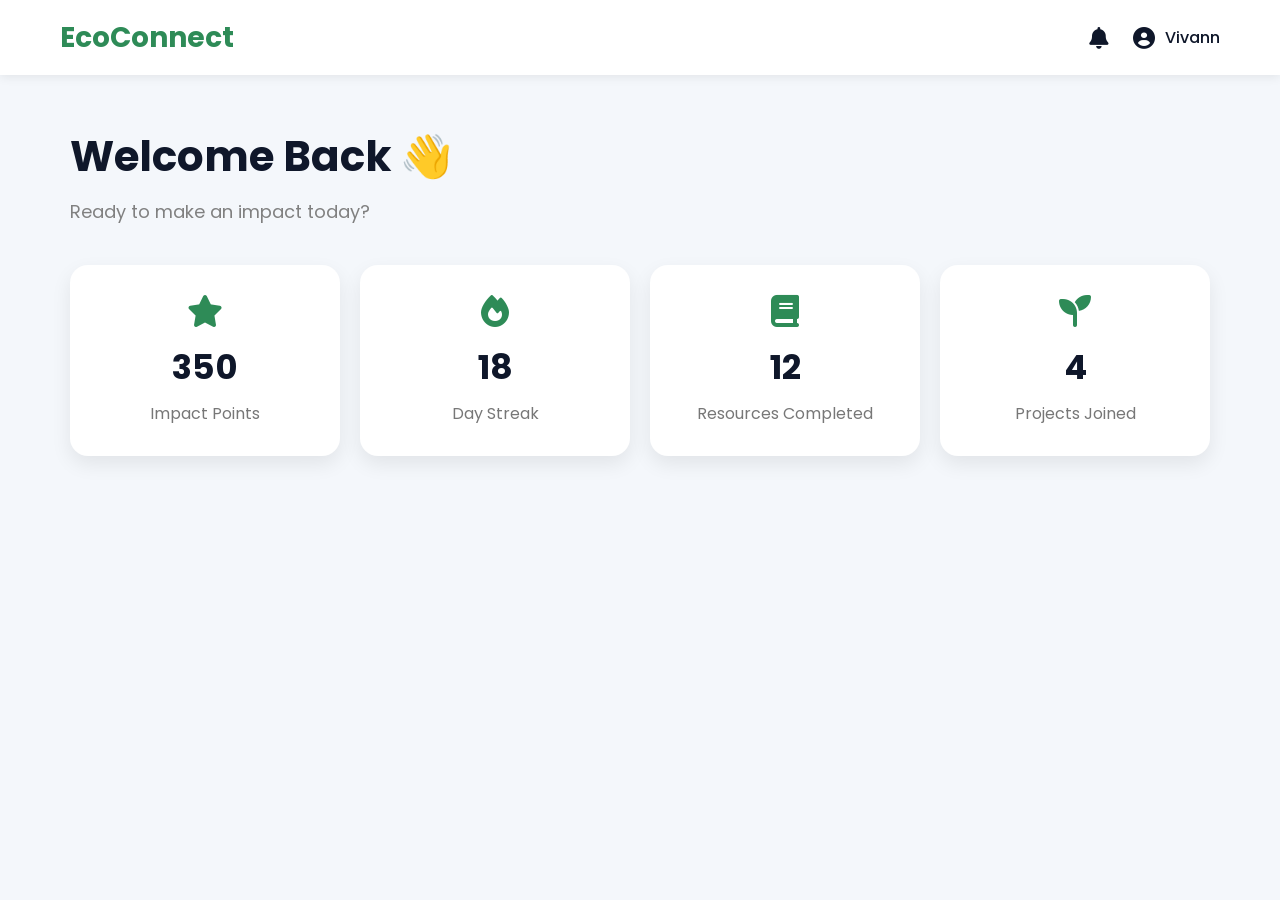
<file: dashboard.html>
<!DOCTYPE html>
<html lang="en">
<head>
    <meta charset="UTF-8">
    <meta name="viewport" content="width=device-width, initial-scale=1.0">
    <title>Dashboard | EcoConnect</title>

    <link rel="stylesheet" href="../assets/css/style.css">

    <link rel="preconnect" href="https://fonts.googleapis.com">
    <link rel="preconnect" href="https://fonts.gstatic.com" crossorigin>
    <link href="https://fonts.googleapis.com/css2?family=Poppins:wght@300;400;500;600;700&display=swap" rel="stylesheet">

    <link rel="stylesheet" href="https://cdnjs.cloudflare.com/ajax/libs/font-awesome/6.6.0/css/all.min.css">
</head>

<body>

<nav class="navbar">

    <div class="dashboard-logo">
        EcoConnect
    </div>

    <div class="nav-right">

        <i class="fa-solid fa-bell"></i>

        <div class="profile">
            <i class="fa-solid fa-circle-user"></i>
            <span>Vivann</span>
        </div>

    </div>

</nav>

<main class="dashboard">

    <section class="welcome">

        <h1>Welcome Back 👋</h1>

        <p>Ready to make an impact today?</p>

    </section>
    <section class="stats">

    <div class="stat-card">
        <i class="fa-solid fa-star"></i>
        <h2>350</h2>
        <p>Impact Points</p>
    </div>

    <div class="stat-card">
        <i class="fa-solid fa-fire"></i>
        <h2>18</h2>
        <p>Day Streak</p>
    </div>

    <div class="stat-card">
        <i class="fa-solid fa-book"></i>
        <h2>12</h2>
        <p>Resources Completed</p>
    </div>

    <div class="stat-card">
        <i class="fa-solid fa-seedling"></i>
        <h2>4</h2>
        <p>Projects Joined</p>
    </div>

</section>

</main>

</body>
</html>
</file>
<file: assets/css/style.css>
:root{
    --primary-blue:#2563EB;
    --dark-blue:#1E40AF;
    --accent-blue:#3B82F6;
    --light-blue:#60A5FA;
    --very-light-blue:#DBEAFE;

    --white:#FFFFFF;
    --off-white:#F8FAFC;

    --text-dark:#0F172A;
    --text-gray:#64748B;
}
*{
    margin:0;
    padding:0;
    box-sizing:border-box;
}
body{
    font-family:'Inter',sans-serif;

    background:linear-gradient(
        180deg,
        var(--very-light-blue) 0%,
        var(--off-white) 35%,
        var(--white) 100%
    );

    color:var(--text-dark);
}
nav{

    width:100%;

    display:flex;

    justify-content:space-between;

    align-items:center;

    padding:20px 8%;

    background:white;

    box-shadow:0 2px 10px rgba(0,0,0,.05);

}

.logo{

    font-size:28px;

    font-weight:700;

    color:var(--primary-blue);

}
.nav-links{

    display:flex;

    list-style:none;

    gap:35px;

}

.nav-links a{

    text-decoration:none;

    color:#1E293B;

    font-weight:500;

    transition:.3s;

}

.nav-links a:hover{

    color:#2563EB;

}

.buttons{

    display:flex;

    gap:15px;

}

.login-btn{

    padding:12px 24px;

    border:none;

    background:white;

    border:2px solid #2563EB;

    color:#2563EB;

    border-radius:10px;

    cursor:pointer;

    font-weight:600;

    text-decoration:none;
display:inline-block;

}

.start-btn{

    padding:12px 24px;

    border:none;

    background:#2563EB;

    color:white;

    border-radius:10px;

    cursor:pointer;

    font-weight:600;

    transition:.3s;
    text-decoration:none;
display:inline-block;

}

.start-btn:hover{

    background:#1D4ED8;

}
/* HERO SECTION */

.hero{
    display:flex;
    justify-content:space-between;
    align-items:center;
    padding:80px 8%;
    min-height:85vh;
}

.hero-text{
    max-width:600px;
}

.hero-text h1{
    font-size:64px;
    line-height:1.1;
    color:#1E293B;
    margin-bottom:20px;
}

.hero-text p{
    font-size:20px;
    color:#64748B;
    line-height:1.7;
    margin-bottom:35px;
}

.hero-buttons{
    display:flex;
    gap:20px;
}

.primary-btn{
    background:#2563EB;
    color:white;
    border:none;
    padding:16px 34px;
    border-radius:12px;
    font-size:16px;
    font-weight:600;
    cursor:pointer;
}

.primary-btn:hover{
    background:#1D4ED8;
}

.secondary-btn{
    background:white;
    color:#2563EB;
    border:2px solid #2563EB;
    padding:16px 34px;
    border-radius:12px;
    font-size:16px;
    font-weight:600;
    cursor:pointer;
}

.hero-image{
    display:flex;
    justify-content:center;
    align-items:center;
}

/* ---------------- HERO CHAT ---------------- */

.hero-image{

    position:relative;

    width:500px;

    height:500px;

    display:flex;

    justify-content:center;

    align-items:center;

}

.glow{

    position:absolute;

    width:380px;

    height:380px;

    border-radius:50%;

    background:radial-gradient(circle,
    rgba(96,165,250,.9),
    rgba(37,99,235,.15),
    transparent);

    filter:blur(35px);

    z-index:1;

}

.chat-card{

    position:absolute;

    width:270px;

    background:rgba(255,255,255,.82);

    backdrop-filter:blur(18px);

    border-radius:22px;

    padding:20px;

    box-shadow:0 20px 45px rgba(0,0,0,.08);

    transition:.35s;

    z-index:2;

}

.chat-card:hover{

    transform:scale(1.05);

}

.user{

    color:var(--primary-blue);

    font-weight:700;

}

.ai{

    color:#10B981;

    font-weight:700;

}

.chat-card p{

    margin-top:12px;

    color:var(--text-dark);

    line-height:1.6;

}

.card1{

    top:40px;

    left:20px;

    animation:float1 5s ease-in-out infinite;

}

.card2{

    top:180px;

    right:0;

    animation:float2 6s ease-in-out infinite;

}

.card3{

    bottom:40px;

    left:60px;

    animation:float3 7s ease-in-out infinite;

}

@keyframes float1{

    0%,100%{

        transform:translateY(0);

    }

    50%{

        transform:translateY(-12px);

    }

}

@keyframes float2{

    0%,100%{

        transform:translateY(0);

    }

    50%{

        transform:translateY(10px);

    }

}

@keyframes float3{

    0%,100%{

        transform:translateY(0);

    }

    50%{

        transform:translateY(-8px);

    }

}
/* ---------- LOGIN PAGE ---------- */

.login-page{
    display:flex;
    min-height:100vh;
}

.login-left{
    flex:1;
    display:flex;
    flex-direction:column;
    justify-content:center;
    padding:80px;
    background:linear-gradient(
135deg,
#0F172A 0%,
#1E3A8A 45%,
#2563EB 100%
);
    color:white;
    position:relative;
overflow:hidden;
}

.login-left h1{
    font-size:56px;
    margin-bottom:20px;
}

.login-left p{
    font-size:20px;
    opacity:.9;
}

.login-right{

    flex:1;

    display:flex;

    justify-content:center;

    align-items:center;

    background:transparent;

    padding:80px;

}

.login-right form{

    width:360px;

    display:flex;

    flex-direction:column;

    gap:24px;

}

.login-right input{
    padding:18px;
    border:1px solid #CBD5E1;
    border-radius:12px;
    font-size:16px;
}

.login-right button{
    padding:18px;
    border:none;
    border-radius:12px;
    background:var(--primary-blue);
    color:white;
    font-size:16px;
    font-weight:600;
    cursor:pointer;
}

.login-right button:hover{
    background:var(--dark-blue);
}
.login-left::before{

    content:"";

    position:absolute;

    width:500px;

    height:500px;

    border-radius:50%;

    background:rgba(255,255,255,.06);

    top:-180px;

    right:-120px;

    filter:blur(30px);

}

.login-left::after{

    content:"";

    position:absolute;

    width:350px;

    height:350px;

    border-radius:50%;

    background:rgba(255,255,255,.04);

    bottom:-120px;

    left:-100px;

    filter:blur(20px);

}
/* ===========================
   SIGN UP PAGE
=========================== */

.signup-page{

min-height:100vh;

display:flex;

justify-content:center;

align-items:center;

background:linear-gradient(135deg,#0F172A,#2563EB);

padding:40px;

}

.signup-container{

width:450px;

background:rgba(255,255,255,0.08);

backdrop-filter:blur(18px);

padding:50px;

border-radius:28px;

border:1px solid rgba(255,255,255,.15);

box-shadow:0 25px 60px rgba(0,0,0,.25);

text-align:center;

}

.signup-container h1{

font-size:48px;

color:white;

margin-bottom:12px;

}

.signup-container p{

color:#D1D5DB;

margin-bottom:35px;

line-height:1.6;

}

.signup-container form{

display:flex;

flex-direction:column;

gap:18px;

}

.signup-container input{

padding:18px;

border:none;

border-radius:14px;

font-size:16px;

font-family:'Inter',sans-serif;

outline:none;

}

.signup-container input:focus{

box-shadow:0 0 0 4px rgba(59,130,246,.35);

}

.signup-container button{

padding:18px;

border:none;

border-radius:14px;

background:#3B82F6;

color:white;

font-size:17px;

font-weight:600;

cursor:pointer;

transition:.3s;

}

.signup-container button:hover{

background:#2563EB;

transform:translateY(-3px);

}

.login-link{

margin-top:25px;

color:#CBD5E1;

}

.login-link a{

color:white;

text-decoration:none;

font-weight:600;

}

.login-link a:hover{

text-decoration:underline;

}
/* ================= DASHBOARD ================= */

body{
    background:#f4f7fb;
    font-family:'Poppins',sans-serif;
}

.navbar{
    height:75px;
    background:white;
    display:flex;
    justify-content:space-between;
    align-items:center;
    padding:0 60px;
    box-shadow:0 2px 10px rgba(0,0,0,.08);
}

.dashboard-logo{
    font-size:28px;
    font-weight:700;
    color:#2E8B57;
}

.nav-right{
    display:flex;
    align-items:center;
    gap:25px;
}

.nav-right i{
    font-size:22px;
    cursor:pointer;
}

.profile{
    display:flex;
    align-items:center;
    gap:10px;
    font-weight:500;
}

.dashboard{
    padding:50px 70px;
}

.welcome h1{
    font-size:42px;
}

.welcome p{
    margin-top:10px;
    color:gray;
    font-size:18px;
}
/* ===== Stats Cards ===== */

.stats{
    margin-top:40px;
    display:grid;
    grid-template-columns:repeat(4,1fr);
    gap:20px;
}

.stat-card{
    background:white;
    padding:30px;
    border-radius:18px;
    box-shadow:0 8px 20px rgba(0,0,0,.08);
    transition:.3s;
    text-align:center;
}

.stat-card:hover{
    transform:translateY(-8px);
}

.stat-card i{
    font-size:32px;
    color:#2E8B57;
    margin-bottom:15px;
}

.stat-card h2{
    font-size:34px;
    margin-bottom:8px;
}

.stat-card p{
    color:#777;
}
</file>
